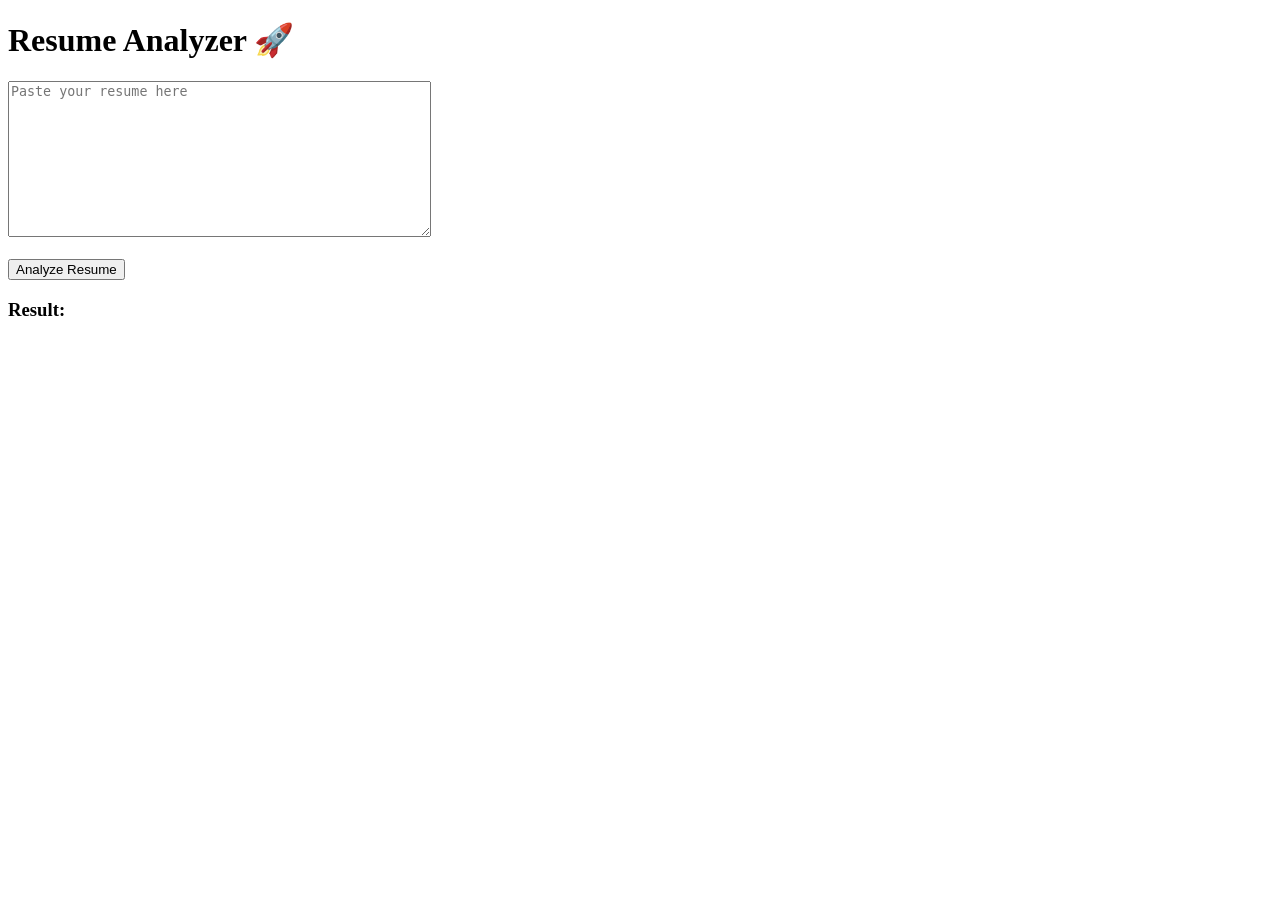
<file: index.html>
<!DOCTYPE html>
<html>
<head>
    <title>AI Placement Assistant</title>
</head>
<body>
    <h1>Resume Analyzer 🚀</h1>

    <textarea id="resume" rows="10" cols="50" placeholder="Paste your resume here"></textarea>
    <br><br>

    <button onclick="analyze()">Analyze Resume</button>

    <h3>Result:</h3>
    <pre id="output"></pre>

    <script>
        function analyze() {
            let resume = document.getElementById("resume").value;

            fetch("/upload_resume", {
                method: "POST",
                headers: {
                    "Content-Type": "application/json"
                },
                body: JSON.stringify({ resume: resume })
            })
            .then(res => res.json())
            .then(data => {
                document.getElementById("output").innerText =
                    JSON.stringify(data, null, 2);
            });
        }
    </script>
</body>
</html>
</file>
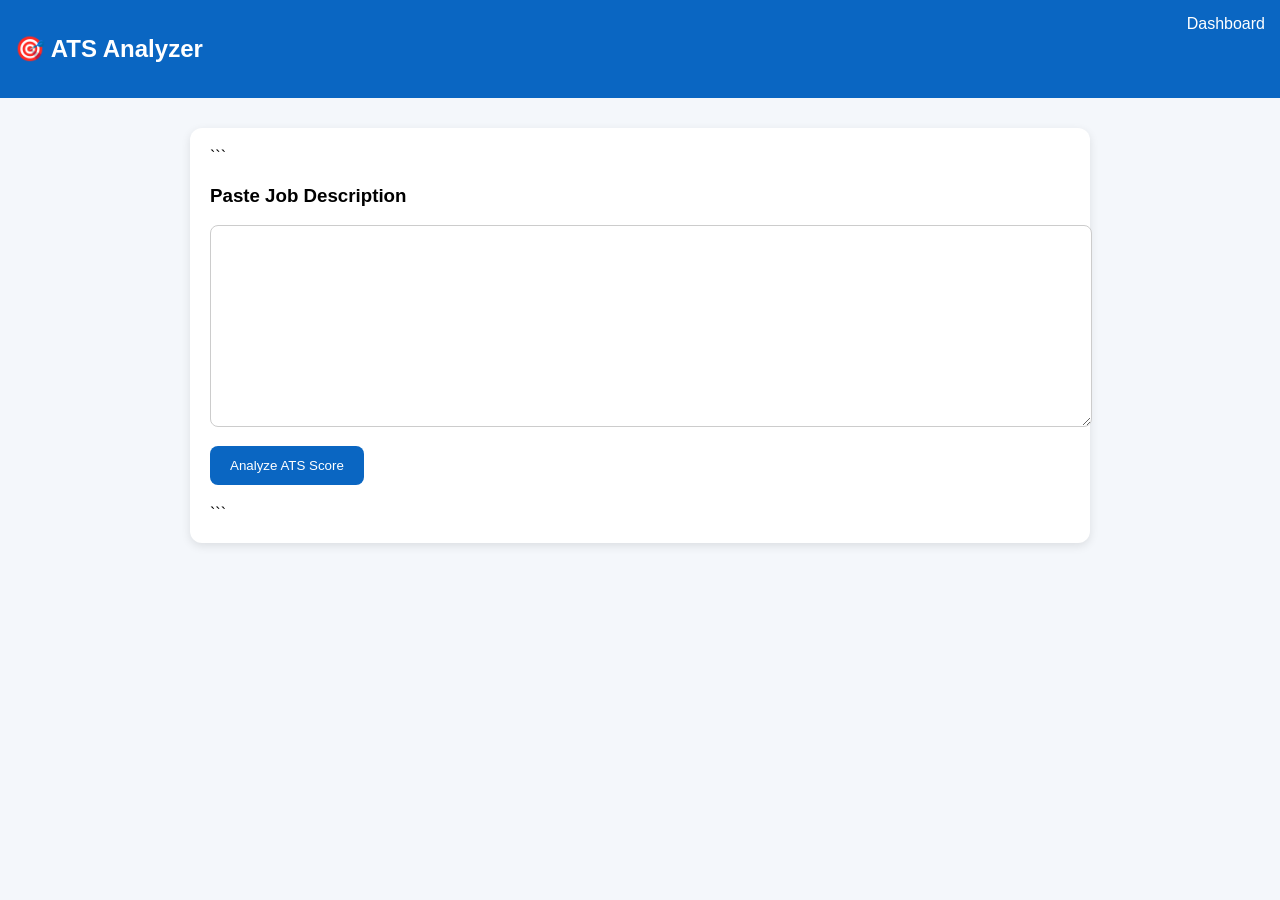
<file: ats.html>
<!DOCTYPE html>

<html>
<head>
<title>ATS Analyzer</title>

<style>

body{
    margin:0;
    font-family: Arial;
    background:#f4f7fb;
}

/* HEADER */
.header{
    background:#0a66c2;
    color:white;
    padding:15px;
    display:flex;
    justify-content:space-between;
}

/* CONTAINER */
.container{
    max-width:900px;
    margin:auto;
    padding:30px;
}

/* CARD */
.card{
    background:white;
    padding:20px;
    border-radius:12px;
    box-shadow:0 3px 10px rgba(0,0,0,0.1);
}

/* TEXTAREA */
textarea{
    width:100%;
    height:180px;
    padding:10px;
    border-radius:8px;
    border:1px solid #ccc;
}

/* BUTTON */
button{
    margin-top:15px;
    padding:12px 20px;
    border:none;
    background:#0a66c2;
    color:white;
    border-radius:8px;
    cursor:pointer;
}

/* RESULT */
.result{
    margin-top:20px;
}

/* SCORE BADGE */
.score{
    font-size:28px;
    font-weight:bold;
    color:#0a66c2;
}

/* SKILLS */
.match{
    color:green;
}

.missing{
    color:red;
}

/* PROGRESS BAR */
.bar-container{
    background:#eee;
    border-radius:10px;
    overflow:hidden;
    margin-top:10px;
}

.bar{
    height:10px;
    background:#0a66c2;
    width:0%;
    transition:0.5s;
}

a{
    color:white;
    text-decoration:none;
}

</style>

</head>

<body>

<div class="header">
    <h2>🎯 ATS Analyzer</h2>
    <a href="/dashboard">Dashboard</a>
</div>

<div class="container">

<div class="card">

```
<h3>Paste Job Description</h3>

<textarea id="jobdesc"></textarea>

<button onclick="checkATS()">Analyze ATS Score</button>

<div class="result" id="result"></div>
```

</div>

</div>

<script>

function checkATS(){

    const jd = document.getElementById("jobdesc").value;

    const skills = ["python","java","c","html","css","javascript","ai"];

    fetch("/ats_match",{
        method:"POST",
        headers:{
            "Content-Type":"application/json"
        },
        body:JSON.stringify({
            skills:skills,
            job_description:jd
        })
    })
    .then(res => res.json())
    .then(data => {

        document.getElementById("result").innerHTML = `
            <div class="score">ATS Score: ${data.ats_score}%</div>

            <div class="bar-container">
                <div class="bar" style="width:${data.ats_score}%"></div>
            </div>

            <h3 class="match">Matched Skills</h3>
            <p>${data.matched_skills.join(", ")}</p>

            <h3 class="missing">Missing Skills</h3>
            <p>${data.missing_skills.join(", ")}</p>
        `;
    });

}

</script>

</body>
</html>
</file>
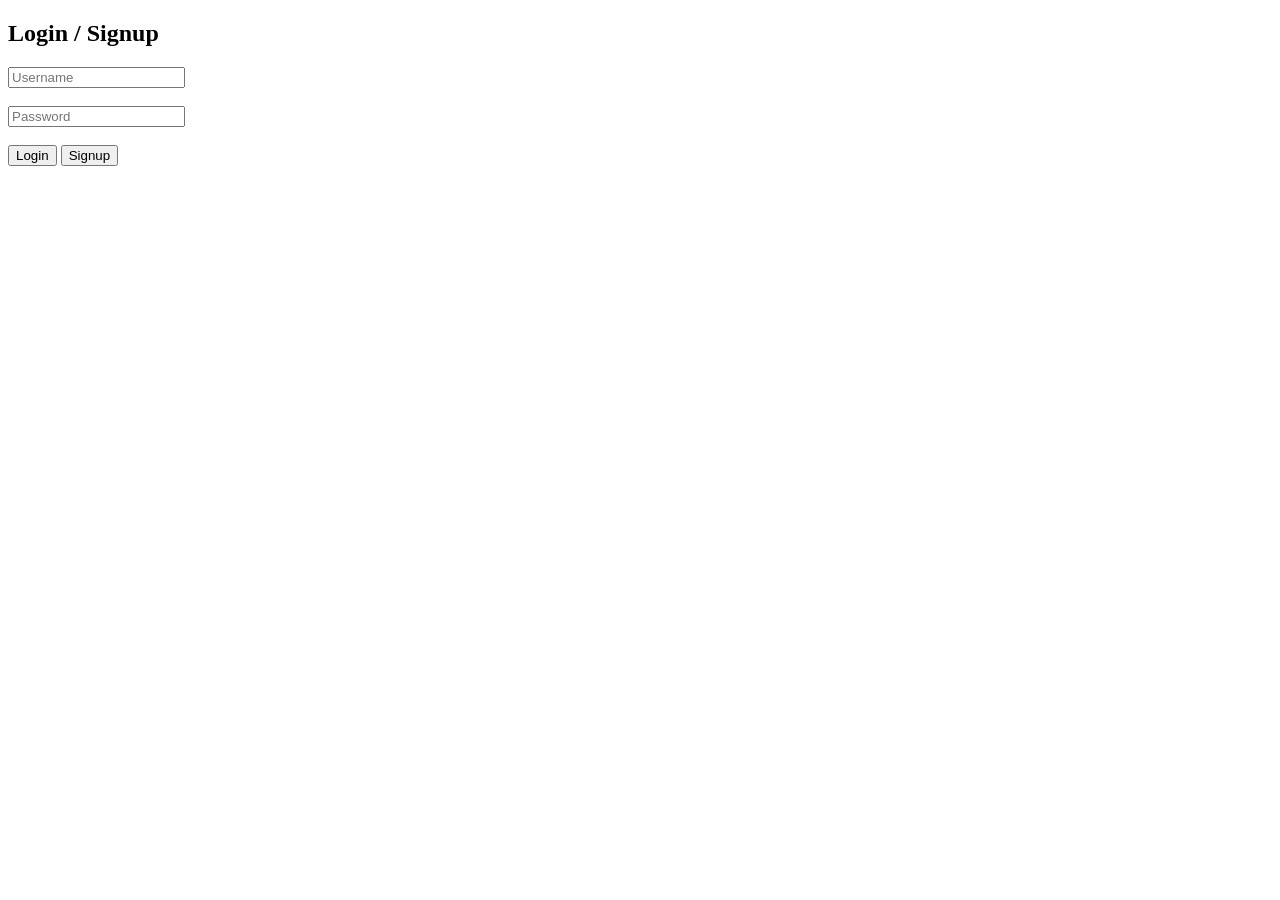
<file: login.html>
<!DOCTYPE html>
<html>
<head>
<title>Login</title>
</head>

<body>

<h2>Login / Signup</h2>

<input id="username" placeholder="Username">
<br><br>

<input id="password" type="password" placeholder="Password">
<br><br>

<button onclick="login()">Login</button>
<button onclick="signup()">Signup</button>

<script>

function login(){
    fetch("/login", {
        method: "POST",
        headers: {"Content-Type":"application/json"},
        body: JSON.stringify({
            username: document.getElementById("username").value,
            password: document.getElementById("password").value
        })
    })
    .then(res => res.json())
    .then(data => {
        alert(data.message || data.error);
        if(data.message){
            window.location.href = "/dashboard";
        }
    });
}

function signup(){
    fetch("/signup", {
        method: "POST",
        headers: {"Content-Type":"application/json"},
        body: JSON.stringify({
            username: document.getElementById("username").value,
            password: document.getElementById("password").value
        })
    })
    .then(res => res.json())
    .then(data => {
        alert(data.message || data.error);
    });
}

</script>

</body>
</html>
</file>
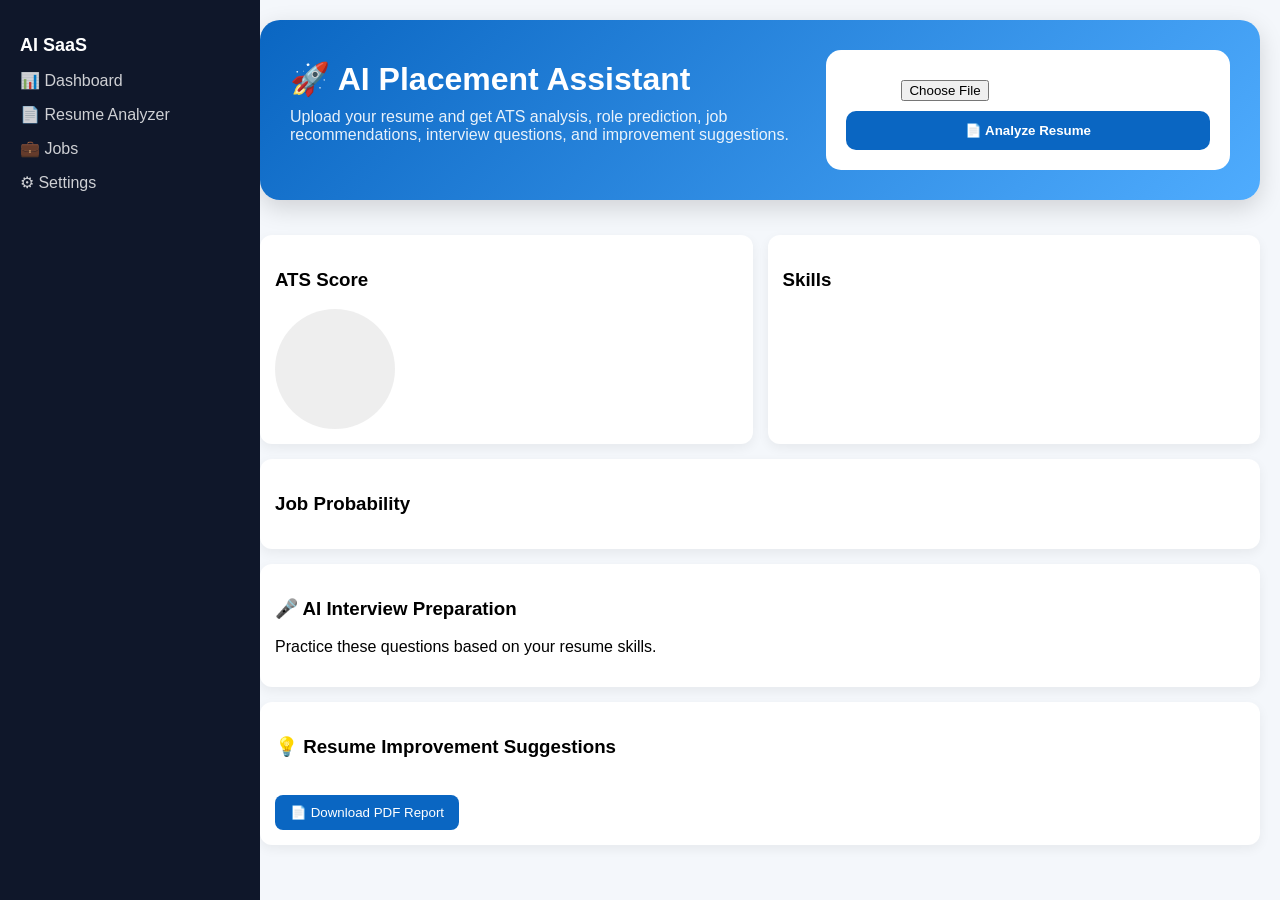
<file: upload.html>
<!DOCTYPE html>
<html lang="en">
<head>
<meta name="viewport" content="width=device-width, initial-scale=1.0">
<title>AI Career SaaS</title>
<style>
body {
    margin: 0;
    font-family: "Inter", Arial;
    background: #f4f7fb;
}

/* SIDEBAR */
.sidebar {
    width: 220px;
    height: 100vh;
    position: fixed;
    background: #0f172a;
    color: white;
    padding: 20px;
}

.sidebar h2 {
    font-size: 18px;
}

.nav-item {
    margin: 15px 0;
    opacity: 0.8;
    cursor: pointer;
}

.nav-item:hover {
    opacity: 1;
}

/* MAIN AREA */
.main {
    margin-left: 240px;
    padding: 20px;
    overflow-y: auto;
}

/* TOP BAR */
.topbar {
    display: flex;
    justify-content: space-between;
    align-items: center;
}

.card {
    background: white;
    padding: 15px;
    border-radius: 12px;
    box-shadow: 0 4px 12px rgba(0,0,0,0.06);
    margin-top: 15px;
}

/* GRID */
.grid {
    display: grid;
    grid-template-columns: 1fr 1fr;
    gap: 15px;
}

/* ATS GAUGE */
.gauge {
    width: 120px;
    height: 120px;
    border-radius: 50%;
    display: flex;
    align-items: center;
    justify-content: center;
    background: conic-gradient(#0a66c2 0deg, #eee 0deg);
    font-weight: bold;
    font-size: 22px;
}

.gauge-fill {
    width: 100%;
    height: 100%;
    border-radius: 50%;
    border: 10px solid #0a66c2;
    clip: rect(0, 120px, 120px, 60px);
    transform: rotate(0deg);
    transition: 1s;
}

/* JOB BARS */
.bar {
    margin: 10px 0;
}

.bar-bg {
    height: 10px;
    background: #eee;
    border-radius: 10px;
}

.bar-fill {
    height: 10px;
    width: 0%;
    background: linear-gradient(90deg,#4facfe,#00f2fe);
    border-radius: 10px;
    transition: 1s;
}

button {
    background: #0a66c2;
    color: white;
    border: none;
    padding: 10px 15px;
    border-radius: 8px;
    cursor: pointer;
}

input {
    margin-top: 10px;
}
.topbar-premium{
    background: linear-gradient(135deg,#0a66c2,#4facfe);
    color:white;
    padding:30px;
    border-radius:20px;
    display:flex;
    justify-content:space-between;
    align-items:center;
    margin-bottom:20px;
    box-shadow:0 8px 25px rgba(0,0,0,0.15);
}

.topbar-premium h1{
    margin:0;
    font-size:32px;
}

.topbar-premium p{
    margin-top:10px;
    opacity:0.9;
    max-width:600px;
}

.upload-box{
    background:white;
    padding:20px;
    border-radius:15px;
    text-align:center;
}

.upload-box input{
    margin-bottom:10px;
}

.upload-box button{
    width:100%;
    background:#0a66c2;
    color:white;
    border:none;
    padding:12px;
    border-radius:10px;
    font-weight:bold;
}
</style>
</head>

<body>

<!-- SIDEBAR -->
<div class="sidebar">
    <h2>AI SaaS</h2>
    <div class="nav-item">📊 Dashboard</div>
    <div class="nav-item">📄 Resume Analyzer</div>
    <div class="nav-item">💼 Jobs</div>
    <div class="nav-item">⚙ Settings</div>
</div>

<!-- MAIN -->
<div class="main">

<div class="topbar-premium">

    <div>
        <h1>🚀 AI Placement Assistant</h1>
        <p>
            Upload your resume and get ATS analysis,
            role prediction, job recommendations,
            interview questions, and improvement suggestions.
        </p>
    </div>

    <div class="upload-box">
        <input type="file" id="file">
        <button onclick="uploadResume()">
            📄 Analyze Resume
        </button>
    </div>

</div>

<div id="result"></div>

<div class="grid">

    <div class="card">
        <h3>ATS Score</h3>
        <div id="gauge" class="gauge"></div>
    </div>

    <div class="card">
        <h3>Skills</h3>
        <div id="skills"></div>
    </div>

</div>

<div class="card">
    <h3>Job Probability</h3>
    <div id="roles"></div>
    <div id="jobs"></div>
    
</div>


<div class="card">
    <h3>🎤 AI Interview Preparation</h3>
    <p>Practice these questions based on your resume skills.</p>
    <div id="questions"></div>
</div>

<div class="card">
    <h3>💡 Resume Improvement Suggestions</h3>
    <div id="suggestions"></div>
    <br>

    <button onclick="downloadReport()">
        📄 Download PDF Report
    </button>
</div>
</div>
<script>
let currentData = {};
function uploadResume() {

    let fileInput = document.getElementById("file");

    if (!fileInput.files[0]) {
        alert("Select a file first");
        return;
    }

    let formData = new FormData();
    formData.append("file", fileInput.files[0]);

    fetch("/upload_pdf", {
        method: "POST",
        body: formData
    })
    .then(res => res.json())
    .then(data => {
        currentData = data;
        console.log("RESPONSE DATA:", data);

        // JOBS
        renderJobs(data.job_recommendations);

        // ROLE SCORES
        showRoles(data.role_scores);

        console.log(data);
        console.log(data.interview_questions);
        console.log(data.resume_suggestions);
        let score = data.resume_score;

        document.getElementById("gauge").style.background =
           `conic-gradient(#0a66c2 ${score * 3.6}deg, #eee 0deg)`;

        document.getElementById("gauge").innerHTML =
           `<h2 style="text-align:center;line-height:100px;">${score}%</h2>`;


        console.log(data);

        // ATS SCORE GAUGE
        document.getElementById("result").innerHTML =
            `<h3>Role: ${data.predicted_role}</h3>
             <p>ATS Score: ${data.resume_score}%</p>`;

        // SKILLS
        document.getElementById("skills").innerHTML =
            data.skills_found.map(s => `• ${s}`).join("<br>");
        let qhtml=" ";
        data.interview_questions.forEach((q, index) => {

            qhtml += `
            <div style="
                background:#f8fafc;
                padding:12px;
                margin-bottom:10px;
                border-left:5px solid #0a66c2;
                border-radius:8px;
            ">
                <b>Question ${index + 1}</b>
                <p>${q}</p>
            </div>
            `;
        });

        document.getElementById("questions").innerHTML = qhtml;

        let shtml= "";

        data.resume_suggestions.forEach(s => {
            shtml += `<p>• ${s}</p>`;
        });

        document.getElementById("suggestions").innerHTML = shtml;


        if (data.status === "success") {
            alert("Upload successful");
        }
        else{
            alert("Upload failed");
        }
    })
    .catch(err => {
        console.error("FULL ERROR:", err);
        alert("Upload failed: " + err);
    });
  

    }

// JOB CARDS
function renderJobs(jobs){

    let html = "";

    jobs.forEach(job => {
        html += `
        <div style="background:white;padding:15px;margin-top:10px;border-radius:10px;">
            <h3>💼 ${job.title}</h3>
            <p>🏢 ${job.company}</p>
            <p>📍 ${job.location}</p>
            <p>💰 ${job.salary}</p>
            <p>
            <b>Required Skills:</b><br>
            ${(job.required_skills || []).join(", ")}
            </p>

            <p style="color:red;">
            <b>Missing Skills:</b><br>
            ${(job.missing_skills || []).join(", ") || "None"}
            </p>
        </div>`;
    });

    document.getElementById("jobs").innerHTML = html;
}

// ROLE SCORES






</script>
<script>
function showRoles(roleScores){

    let html = "";

    for (let role in roleScores){

        html += `
            <div>
                ${role} - ${roleScores[role]}%
            </div>
        `;
    }

    document.getElementById("roles").innerHTML = html;
}


function downloadReport() {

    fetch("/download_report", {
        method: "POST",
        headers: {
            "Content-Type": "application/json"
        },
        body: JSON.stringify(currentData)
    })

    .then(response => {

        if (!response.ok) {
            throw new Error("PDF generation failed");
        }

        return response.blob();
    })

    .then(blob => {

        const url = window.URL.createObjectURL(blob);

        const a = document.createElement("a");

        a.href = url;
        a.download = "AI_Placement_Report.pdf";

        a.click();

        window.URL.revokeObjectURL(url);
    })

    .catch(error => {

        console.error(error);

        alert("PDF download failed");
    });
}
</script>
</body>
</html>
</file>
